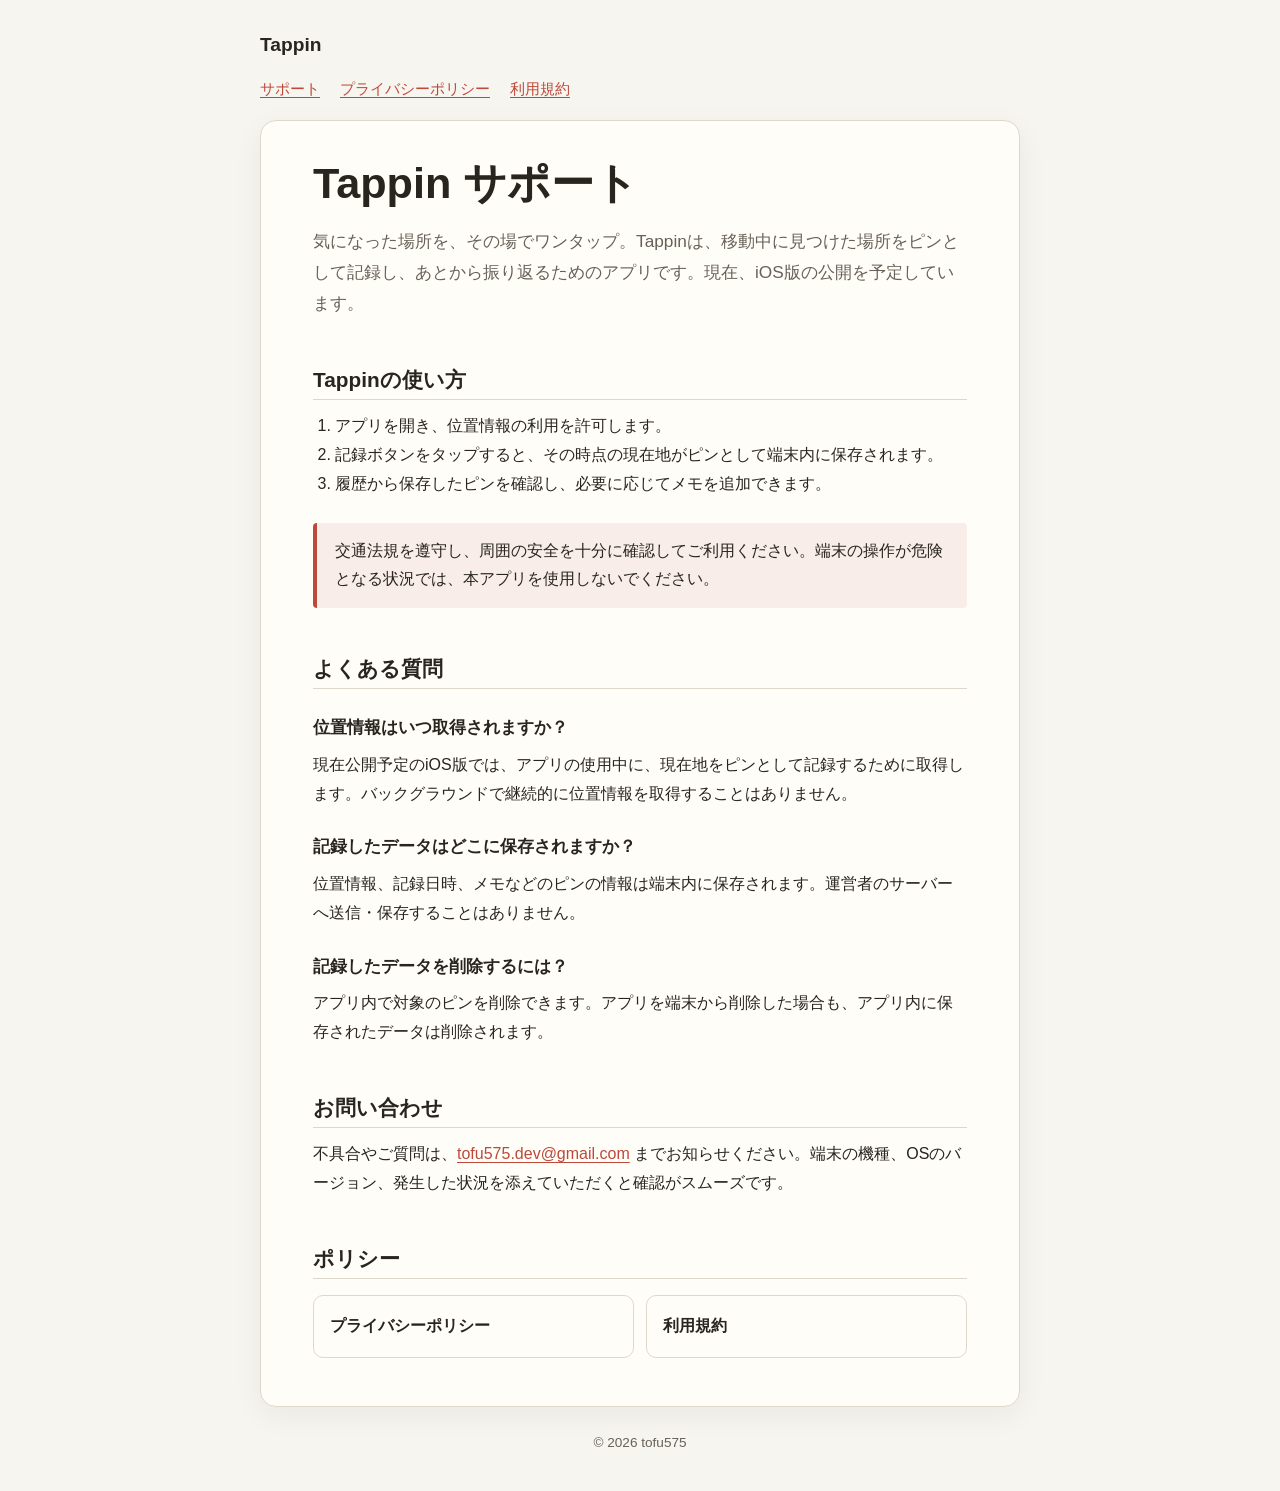
<file: tappin/index.html>
<!DOCTYPE html>
<html lang="ja">
  <head>
    <meta charset="utf-8">
    <meta name="viewport" content="width=device-width, initial-scale=1">
    <meta name="description" content="移動中に気になった場所をワンタップで記録するアプリ、Tappinのサポートページです。">
    <title>Tappin サポート</title>
    <link rel="stylesheet" href="/assets/tappin.css">
  </head>
  <body>
    <header>
      <a class="brand" href="/tappin/">Tappin</a>
      <nav aria-label="Tappinサイト内ナビゲーション">
        <a href="/tappin/">サポート</a>
        <a href="/tappin/privacy/">プライバシーポリシー</a>
        <a href="/tappin/terms/">利用規約</a>
      </nav>
    </header>

    <main>
      <h1>Tappin サポート</h1>
      <p class="lead">気になった場所を、その場でワンタップ。Tappinは、移動中に見つけた場所をピンとして記録し、あとから振り返るためのアプリです。現在、iOS版の公開を予定しています。</p>

      <h2>Tappinの使い方</h2>
      <ol>
        <li>アプリを開き、位置情報の利用を許可します。</li>
        <li>記録ボタンをタップすると、その時点の現在地がピンとして端末内に保存されます。</li>
        <li>履歴から保存したピンを確認し、必要に応じてメモを追加できます。</li>
      </ol>
      <p class="notice">交通法規を遵守し、周囲の安全を十分に確認してご利用ください。端末の操作が危険となる状況では、本アプリを使用しないでください。</p>

      <h2>よくある質問</h2>
      <h3>位置情報はいつ取得されますか？</h3>
      <p>現在公開予定のiOS版では、アプリの使用中に、現在地をピンとして記録するために取得します。バックグラウンドで継続的に位置情報を取得することはありません。</p>

      <h3>記録したデータはどこに保存されますか？</h3>
      <p>位置情報、記録日時、メモなどのピンの情報は端末内に保存されます。運営者のサーバーへ送信・保存することはありません。</p>

      <h3>記録したデータを削除するには？</h3>
      <p>アプリ内で対象のピンを削除できます。アプリを端末から削除した場合も、アプリ内に保存されたデータは削除されます。</p>

      <h2>お問い合わせ</h2>
      <p>不具合やご質問は、<a href="mailto:tofu575.dev@gmail.com">tofu575.dev@gmail.com</a> までお知らせください。端末の機種、OSのバージョン、発生した状況を添えていただくと確認がスムーズです。</p>

      <h2>ポリシー</h2>
      <div class="link-cards">
        <a class="link-card" href="/tappin/privacy/">プライバシーポリシー</a>
        <a class="link-card" href="/tappin/terms/">利用規約</a>
      </div>
    </main>

    <footer>&copy; 2026 tofu575</footer>
  </body>
</html>
</file>
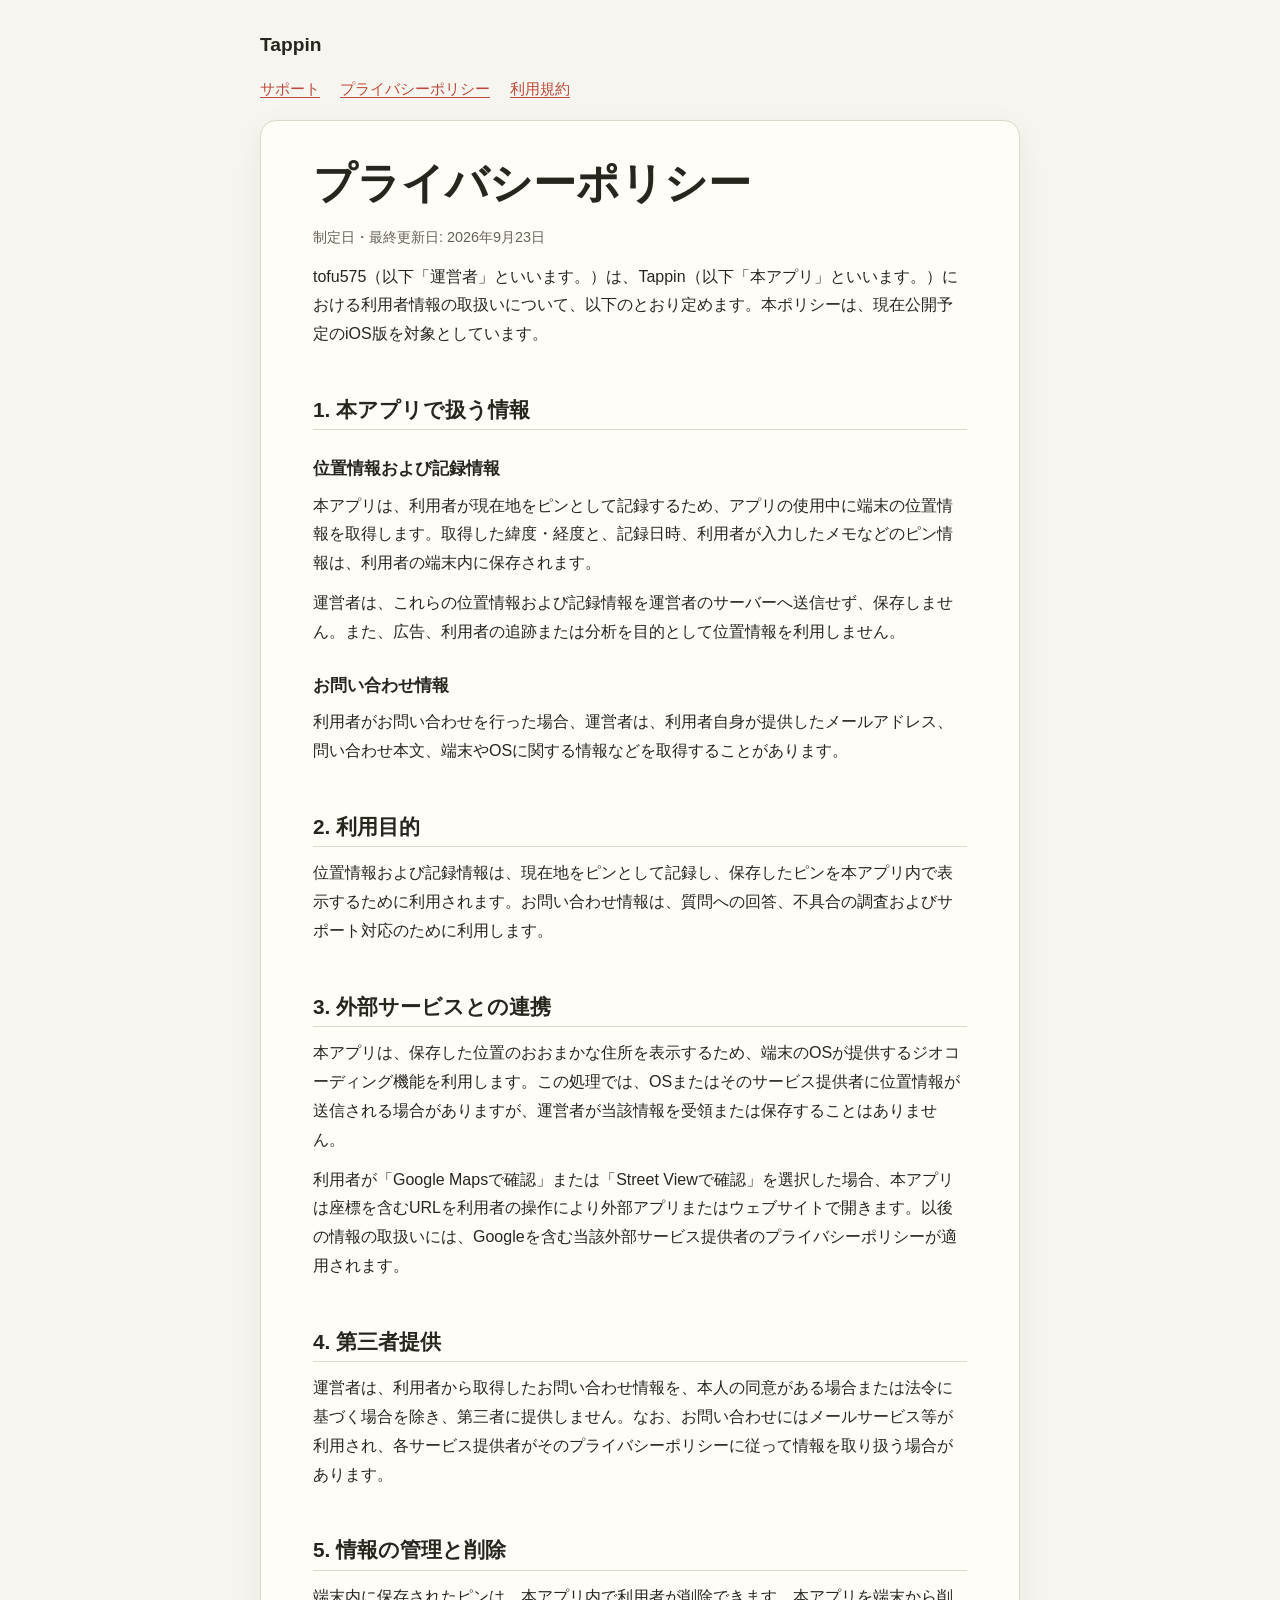
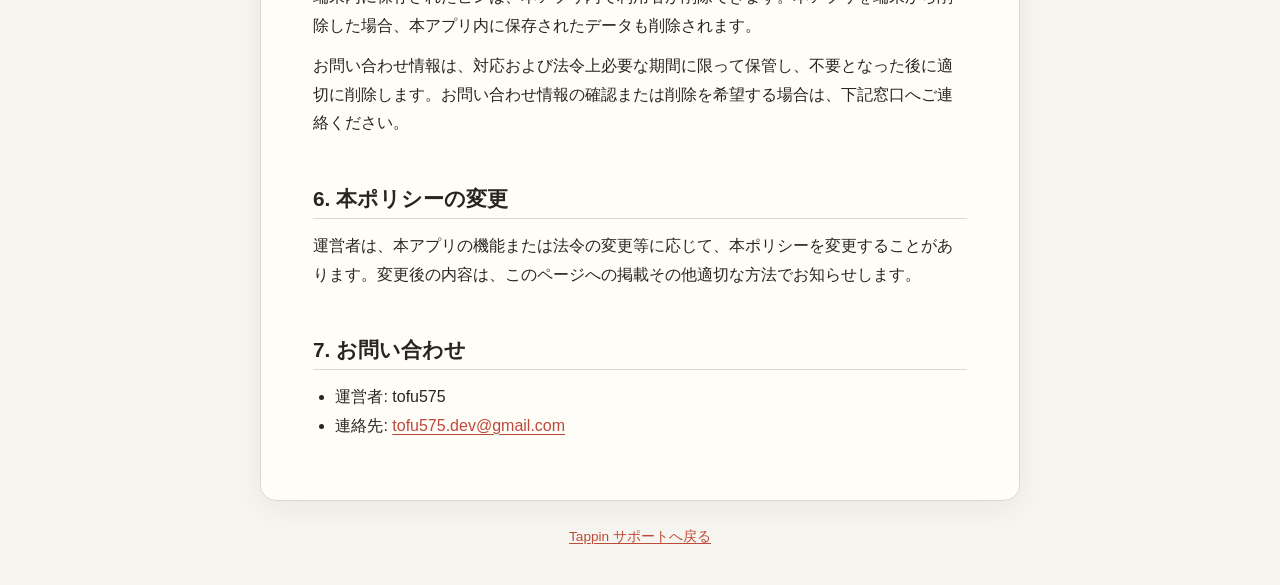
<file: tappin/privacy/index.html>
<!DOCTYPE html>
<html lang="ja">
  <head>
    <meta charset="utf-8">
    <meta name="viewport" content="width=device-width, initial-scale=1">
    <meta name="description" content="Tappinのプライバシーポリシーです。">
    <title>プライバシーポリシー | Tappin</title>
    <link rel="stylesheet" href="/assets/tappin.css">
  </head>
  <body>
    <header>
      <a class="brand" href="/tappin/">Tappin</a>
      <nav aria-label="Tappinサイト内ナビゲーション">
        <a href="/tappin/">サポート</a>
        <a href="/tappin/privacy/" aria-current="page">プライバシーポリシー</a>
        <a href="/tappin/terms/">利用規約</a>
      </nav>
    </header>

    <main>
      <h1>プライバシーポリシー</h1>
      <p class="updated">制定日・最終更新日: 2026年9月23日</p>
      <p>tofu575（以下「運営者」といいます。）は、Tappin（以下「本アプリ」といいます。）における利用者情報の取扱いについて、以下のとおり定めます。本ポリシーは、現在公開予定のiOS版を対象としています。</p>

      <h2>1. 本アプリで扱う情報</h2>
      <h3>位置情報および記録情報</h3>
      <p>本アプリは、利用者が現在地をピンとして記録するため、アプリの使用中に端末の位置情報を取得します。取得した緯度・経度と、記録日時、利用者が入力したメモなどのピン情報は、利用者の端末内に保存されます。</p>
      <p>運営者は、これらの位置情報および記録情報を運営者のサーバーへ送信せず、保存しません。また、広告、利用者の追跡または分析を目的として位置情報を利用しません。</p>

      <h3>お問い合わせ情報</h3>
      <p>利用者がお問い合わせを行った場合、運営者は、利用者自身が提供したメールアドレス、問い合わせ本文、端末やOSに関する情報などを取得することがあります。</p>

      <h2>2. 利用目的</h2>
      <p>位置情報および記録情報は、現在地をピンとして記録し、保存したピンを本アプリ内で表示するために利用されます。お問い合わせ情報は、質問への回答、不具合の調査およびサポート対応のために利用します。</p>

      <h2>3. 外部サービスとの連携</h2>
      <p>本アプリは、保存した位置のおおまかな住所を表示するため、端末のOSが提供するジオコーディング機能を利用します。この処理では、OSまたはそのサービス提供者に位置情報が送信される場合がありますが、運営者が当該情報を受領または保存することはありません。</p>
      <p>利用者が「Google Mapsで確認」または「Street Viewで確認」を選択した場合、本アプリは座標を含むURLを利用者の操作により外部アプリまたはウェブサイトで開きます。以後の情報の取扱いには、Googleを含む当該外部サービス提供者のプライバシーポリシーが適用されます。</p>

      <h2>4. 第三者提供</h2>
      <p>運営者は、利用者から取得したお問い合わせ情報を、本人の同意がある場合または法令に基づく場合を除き、第三者に提供しません。なお、お問い合わせにはメールサービス等が利用され、各サービス提供者がそのプライバシーポリシーに従って情報を取り扱う場合があります。</p>

      <h2>5. 情報の管理と削除</h2>
      <p>端末内に保存されたピンは、本アプリ内で利用者が削除できます。本アプリを端末から削除した場合、本アプリ内に保存されたデータも削除されます。</p>
      <p>お問い合わせ情報は、対応および法令上必要な期間に限って保管し、不要となった後に適切に削除します。お問い合わせ情報の確認または削除を希望する場合は、下記窓口へご連絡ください。</p>

      <h2>6. 本ポリシーの変更</h2>
      <p>運営者は、本アプリの機能または法令の変更等に応じて、本ポリシーを変更することがあります。変更後の内容は、このページへの掲載その他適切な方法でお知らせします。</p>

      <h2>7. お問い合わせ</h2>
      <ul>
        <li>運営者: tofu575</li>
        <li>連絡先: <a href="mailto:tofu575.dev@gmail.com">tofu575.dev@gmail.com</a></li>
      </ul>
    </main>

    <footer><a href="/tappin/">Tappin サポートへ戻る</a></footer>
  </body>
</html>
</file>
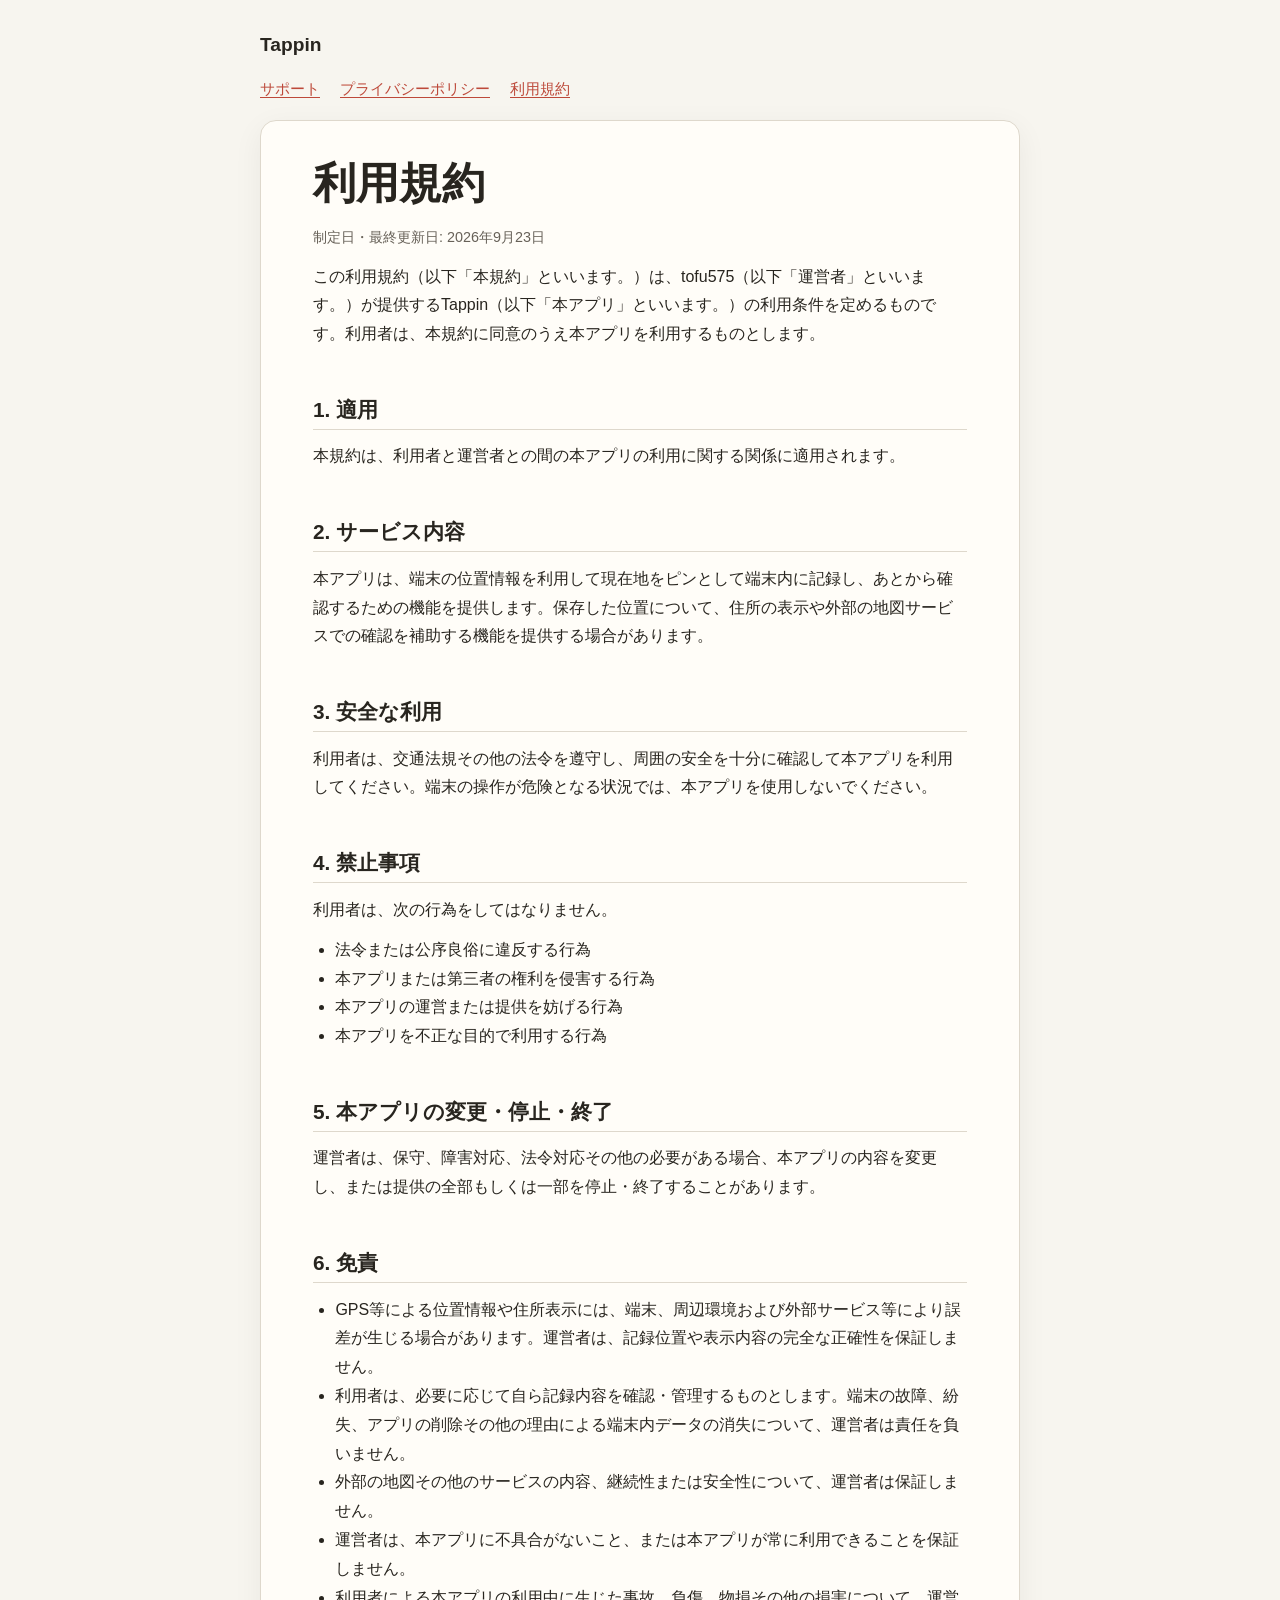
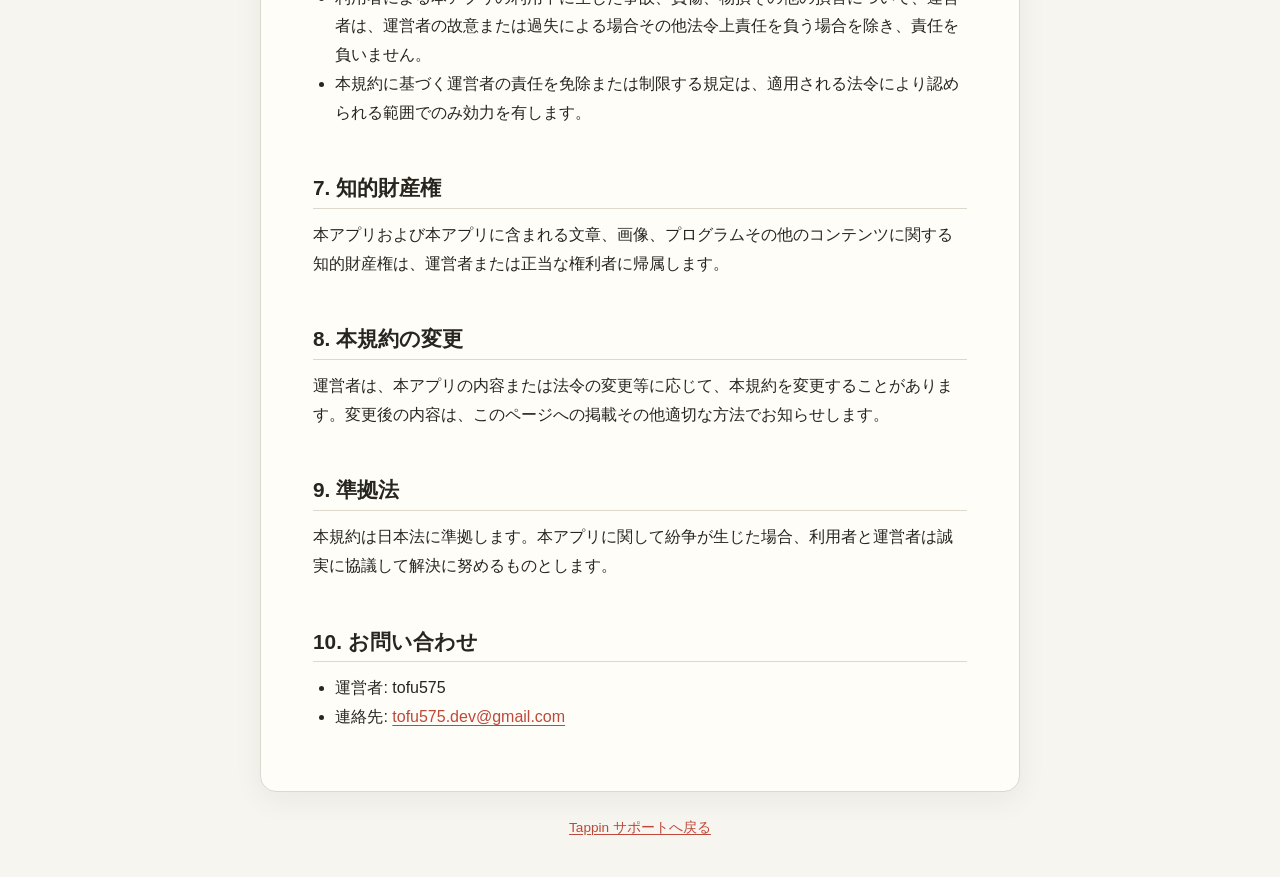
<file: tappin/terms/index.html>
<!DOCTYPE html>
<html lang="ja">
  <head>
    <meta charset="utf-8">
    <meta name="viewport" content="width=device-width, initial-scale=1">
    <meta name="description" content="Tappinの利用規約です。">
    <title>利用規約 | Tappin</title>
    <link rel="stylesheet" href="/assets/tappin.css">
  </head>
  <body>
    <header>
      <a class="brand" href="/tappin/">Tappin</a>
      <nav aria-label="Tappinサイト内ナビゲーション">
        <a href="/tappin/">サポート</a>
        <a href="/tappin/privacy/">プライバシーポリシー</a>
        <a href="/tappin/terms/" aria-current="page">利用規約</a>
      </nav>
    </header>

    <main>
      <h1>利用規約</h1>
      <p class="updated">制定日・最終更新日: 2026年9月23日</p>
      <p>この利用規約（以下「本規約」といいます。）は、tofu575（以下「運営者」といいます。）が提供するTappin（以下「本アプリ」といいます。）の利用条件を定めるものです。利用者は、本規約に同意のうえ本アプリを利用するものとします。</p>

      <h2>1. 適用</h2>
      <p>本規約は、利用者と運営者との間の本アプリの利用に関する関係に適用されます。</p>

      <h2>2. サービス内容</h2>
      <p>本アプリは、端末の位置情報を利用して現在地をピンとして端末内に記録し、あとから確認するための機能を提供します。保存した位置について、住所の表示や外部の地図サービスでの確認を補助する機能を提供する場合があります。</p>

      <h2>3. 安全な利用</h2>
      <p>利用者は、交通法規その他の法令を遵守し、周囲の安全を十分に確認して本アプリを利用してください。端末の操作が危険となる状況では、本アプリを使用しないでください。</p>

      <h2>4. 禁止事項</h2>
      <p>利用者は、次の行為をしてはなりません。</p>
      <ul>
        <li>法令または公序良俗に違反する行為</li>
        <li>本アプリまたは第三者の権利を侵害する行為</li>
        <li>本アプリの運営または提供を妨げる行為</li>
        <li>本アプリを不正な目的で利用する行為</li>
      </ul>

      <h2>5. 本アプリの変更・停止・終了</h2>
      <p>運営者は、保守、障害対応、法令対応その他の必要がある場合、本アプリの内容を変更し、または提供の全部もしくは一部を停止・終了することがあります。</p>

      <h2>6. 免責</h2>
      <ul>
        <li>GPS等による位置情報や住所表示には、端末、周辺環境および外部サービス等により誤差が生じる場合があります。運営者は、記録位置や表示内容の完全な正確性を保証しません。</li>
        <li>利用者は、必要に応じて自ら記録内容を確認・管理するものとします。端末の故障、紛失、アプリの削除その他の理由による端末内データの消失について、運営者は責任を負いません。</li>
        <li>外部の地図その他のサービスの内容、継続性または安全性について、運営者は保証しません。</li>
        <li>運営者は、本アプリに不具合がないこと、または本アプリが常に利用できることを保証しません。</li>
        <li>利用者による本アプリの利用中に生じた事故、負傷、物損その他の損害について、運営者は、運営者の故意または過失による場合その他法令上責任を負う場合を除き、責任を負いません。</li>
        <li>本規約に基づく運営者の責任を免除または制限する規定は、適用される法令により認められる範囲でのみ効力を有します。</li>
      </ul>

      <h2>7. 知的財産権</h2>
      <p>本アプリおよび本アプリに含まれる文章、画像、プログラムその他のコンテンツに関する知的財産権は、運営者または正当な権利者に帰属します。</p>

      <h2>8. 本規約の変更</h2>
      <p>運営者は、本アプリの内容または法令の変更等に応じて、本規約を変更することがあります。変更後の内容は、このページへの掲載その他適切な方法でお知らせします。</p>

      <h2>9. 準拠法</h2>
      <p>本規約は日本法に準拠します。本アプリに関して紛争が生じた場合、利用者と運営者は誠実に協議して解決に努めるものとします。</p>

      <h2>10. お問い合わせ</h2>
      <ul>
        <li>運営者: tofu575</li>
        <li>連絡先: <a href="mailto:tofu575.dev@gmail.com">tofu575.dev@gmail.com</a></li>
      </ul>
    </main>

    <footer><a href="/tappin/">Tappin サポートへ戻る</a></footer>
  </body>
</html>
</file>
<file: assets/tappin.css>
:root {
  color-scheme: light;
  --background: #f7f5ef;
  --surface: #fffdf8;
  --text: #28251f;
  --muted: #676158;
  --accent: #bd493a;
  --border: #ded8cc;
  --content-width: 760px;
}

* {
  box-sizing: border-box;
}

html {
  font-size: 16px;
  scroll-behavior: smooth;
}

body {
  margin: 0;
  background: var(--background);
  color: var(--text);
  font-family: -apple-system, BlinkMacSystemFont, "Hiragino Sans", "Yu Gothic",
    "Noto Sans JP", sans-serif;
  line-height: 1.8;
}

a {
  color: var(--accent);
  text-decoration-thickness: 1px;
  text-underline-offset: 0.18em;
}

a:hover {
  text-decoration-thickness: 2px;
}

header,
main,
footer {
  width: min(calc(100% - 32px), var(--content-width));
  margin-inline: auto;
}

header {
  padding: 28px 0 18px;
}

.brand {
  color: var(--text);
  font-size: 1.2rem;
  font-weight: 700;
  text-decoration: none;
}

nav {
  display: flex;
  flex-wrap: wrap;
  gap: 8px 20px;
  margin-top: 12px;
  font-size: 0.95rem;
}

main {
  min-height: 65vh;
  padding: 32px clamp(20px, 5vw, 52px) 48px;
  border: 1px solid var(--border);
  border-radius: 16px;
  background: var(--surface);
  box-shadow: 0 8px 30px rgb(40 37 31 / 6%);
}

h1,
h2,
h3 {
  line-height: 1.4;
}

h1 {
  margin: 0 0 12px;
  font-size: clamp(1.9rem, 6vw, 2.7rem);
}

h2 {
  margin: 2.2em 0 0.6em;
  padding-bottom: 0.25em;
  border-bottom: 1px solid var(--border);
  font-size: 1.3rem;
}

h3 {
  margin: 1.6em 0 0.4em;
  font-size: 1.05rem;
}

p,
ul,
ol {
  margin: 0.7em 0;
}

ul,
ol {
  padding-left: 1.4em;
}

.lead {
  color: var(--muted);
  font-size: 1.08rem;
}

.updated {
  color: var(--muted);
  font-size: 0.9rem;
}

.notice {
  margin: 1.5em 0;
  padding: 14px 18px;
  border-left: 4px solid var(--accent);
  border-radius: 4px;
  background: #f8ede9;
}

.link-cards {
  display: grid;
  grid-template-columns: repeat(auto-fit, minmax(210px, 1fr));
  gap: 12px;
  margin-top: 16px;
}

.link-card {
  display: block;
  padding: 16px;
  border: 1px solid var(--border);
  border-radius: 10px;
  color: var(--text);
  font-weight: 700;
  text-decoration: none;
}

.link-card:hover {
  border-color: var(--accent);
}

footer {
  padding: 24px 0 36px;
  color: var(--muted);
  font-size: 0.85rem;
  text-align: center;
}

@media (max-width: 520px) {
  header {
    padding-top: 20px;
  }

  main {
    padding: 24px 20px 36px;
    border-radius: 12px;
  }
}
</file>
